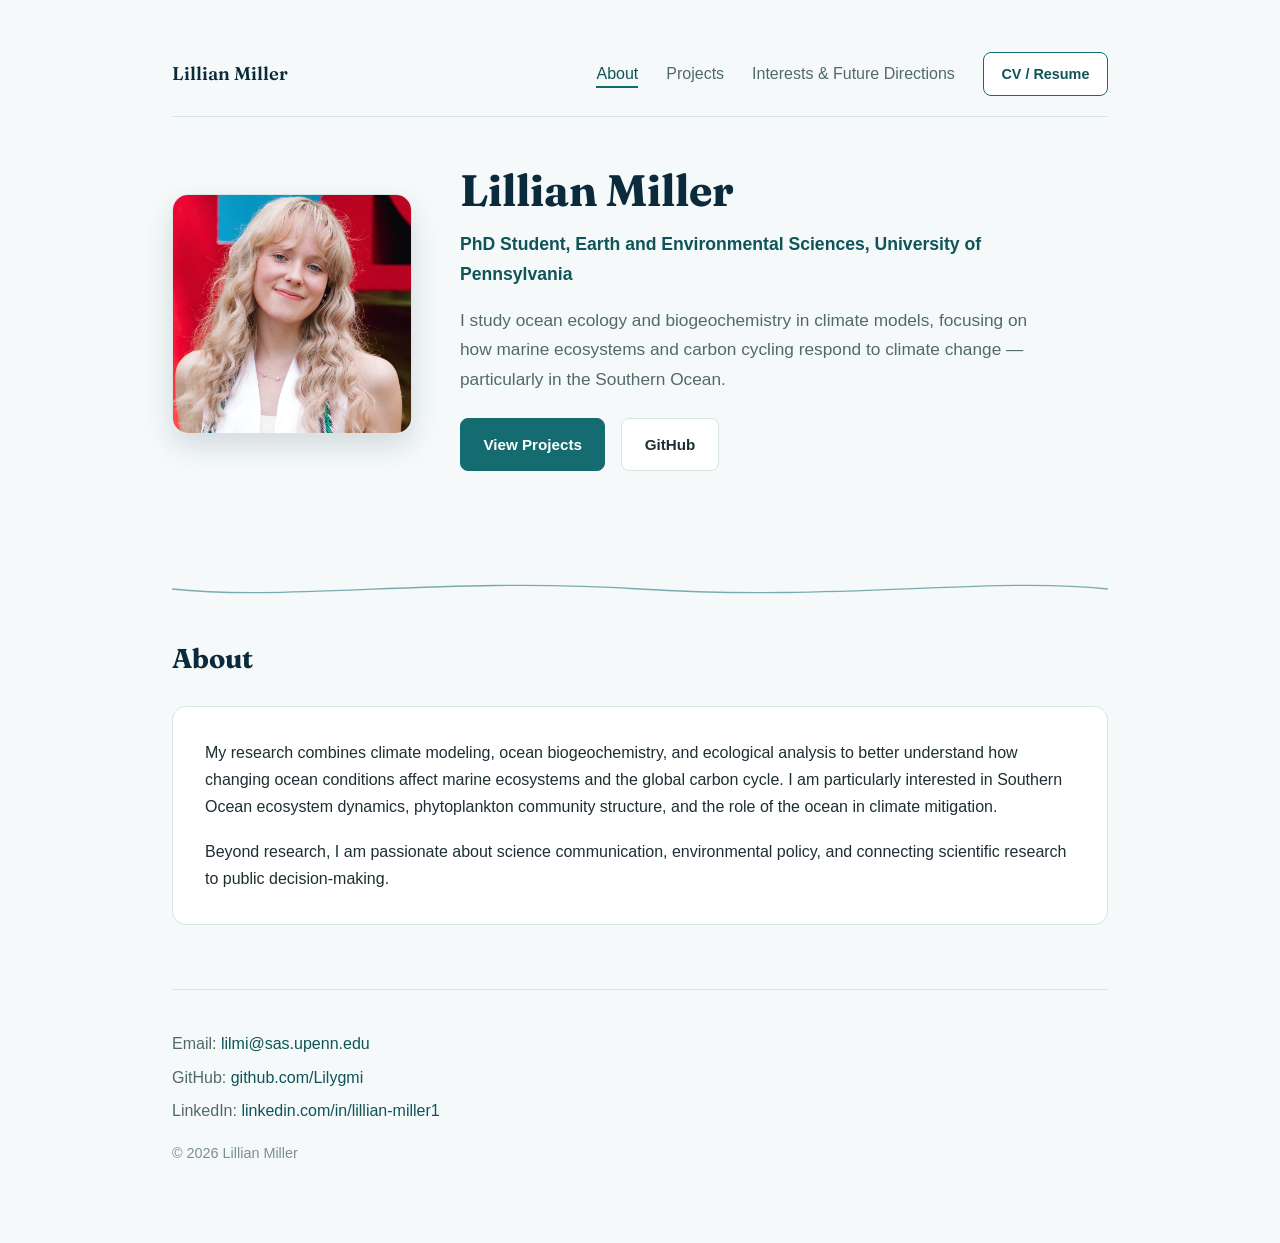
<file: index.html>
<!DOCTYPE html>
<html lang="en">
<head>
  <meta charset="UTF-8" />
  <meta name="viewport" content="width=device-width, initial-scale=1.0" />
  <meta name="description" content="Lillian Miller — PhD student in Earth and Environmental Sciences at the University of Pennsylvania, studying ocean ecology and carbon cycling." />
  <title>Lillian Miller</title>
  <link rel="stylesheet" href="styles.css">
</head>

<body>
  <div class="container">

    <nav>
      <a href="index.html" class="nav-logo">Lillian Miller</a>
      <div class="nav-right">
        <ul class="nav-links">
          <li><a href="index.html" class="active">About</a></li>
          <li><a href="projects.html">Projects</a></li>
          <li><a href="research.html">Interests & Future Directions</a></li>
        </ul>
        <a class="btn btn-cv" href="cv.html">CV / Resume</a>
      </div>
    </nav>

    <section class="hero">
      <div class="hero-layout">
        <div class="hero-photo">
          <img src="profile.jpeg" alt="Lillian Miller">
        </div>

        <div class="hero-text">
          <h1>Lillian Miller</h1>
          <p class="tagline">PhD Student, Earth and Environmental Sciences, University of Pennsylvania</p>
          <p>
            I study ocean ecology and biogeochemistry in climate models, focusing on how marine
            ecosystems and carbon cycling respond to climate change — particularly in the Southern Ocean.
          </p>

          <div class="buttons">
            <a class="btn btn-primary" href="projects.html">View Projects</a>
            <a class="btn btn-secondary" href="https://github.com/Lilygmi" target="_blank" rel="noopener noreferrer">GitHub</a>
          </div>
        </div>
      </div>
    </section>

    <svg class="wave-divider" viewBox="0 0 1200 40" preserveAspectRatio="none" aria-hidden="true">
      <path d="M0,20 C150,38 350,2 600,20 C850,38 1050,2 1200,20" fill="none" stroke-width="2"/>
    </svg>

    <section id="about">
      <h2>About</h2>

      <div class="about-block">
        <p>
          My research combines climate modeling, ocean biogeochemistry, and ecological analysis to better understand how changing ocean conditions affect marine ecosystems and the global carbon cycle. I am particularly interested in Southern Ocean ecosystem dynamics, phytoplankton community structure, and the role of the ocean in climate mitigation.
        </p>

        <p>
          Beyond research, I am passionate about science communication, environmental policy, and connecting scientific research to public decision-making.
        </p>
      </div>
    </section>

    <footer>
      <p>Email: <a href="mailto:lilmi@sas.upenn.edu">lilmi@sas.upenn.edu</a></p>
      <p>GitHub: <a href="https://github.com/Lilygmi" target="_blank" rel="noopener noreferrer">github.com/Lilygmi</a></p>
      <p>LinkedIn: <a href="https://www.linkedin.com/in/lillian-miller1/" target="_blank" rel="noopener noreferrer">linkedin.com/in/lillian-miller1</a></p>
      <p class="copyright">© 2026 Lillian Miller</p>
    </footer>

  </div>
</body>
</html>
</file>
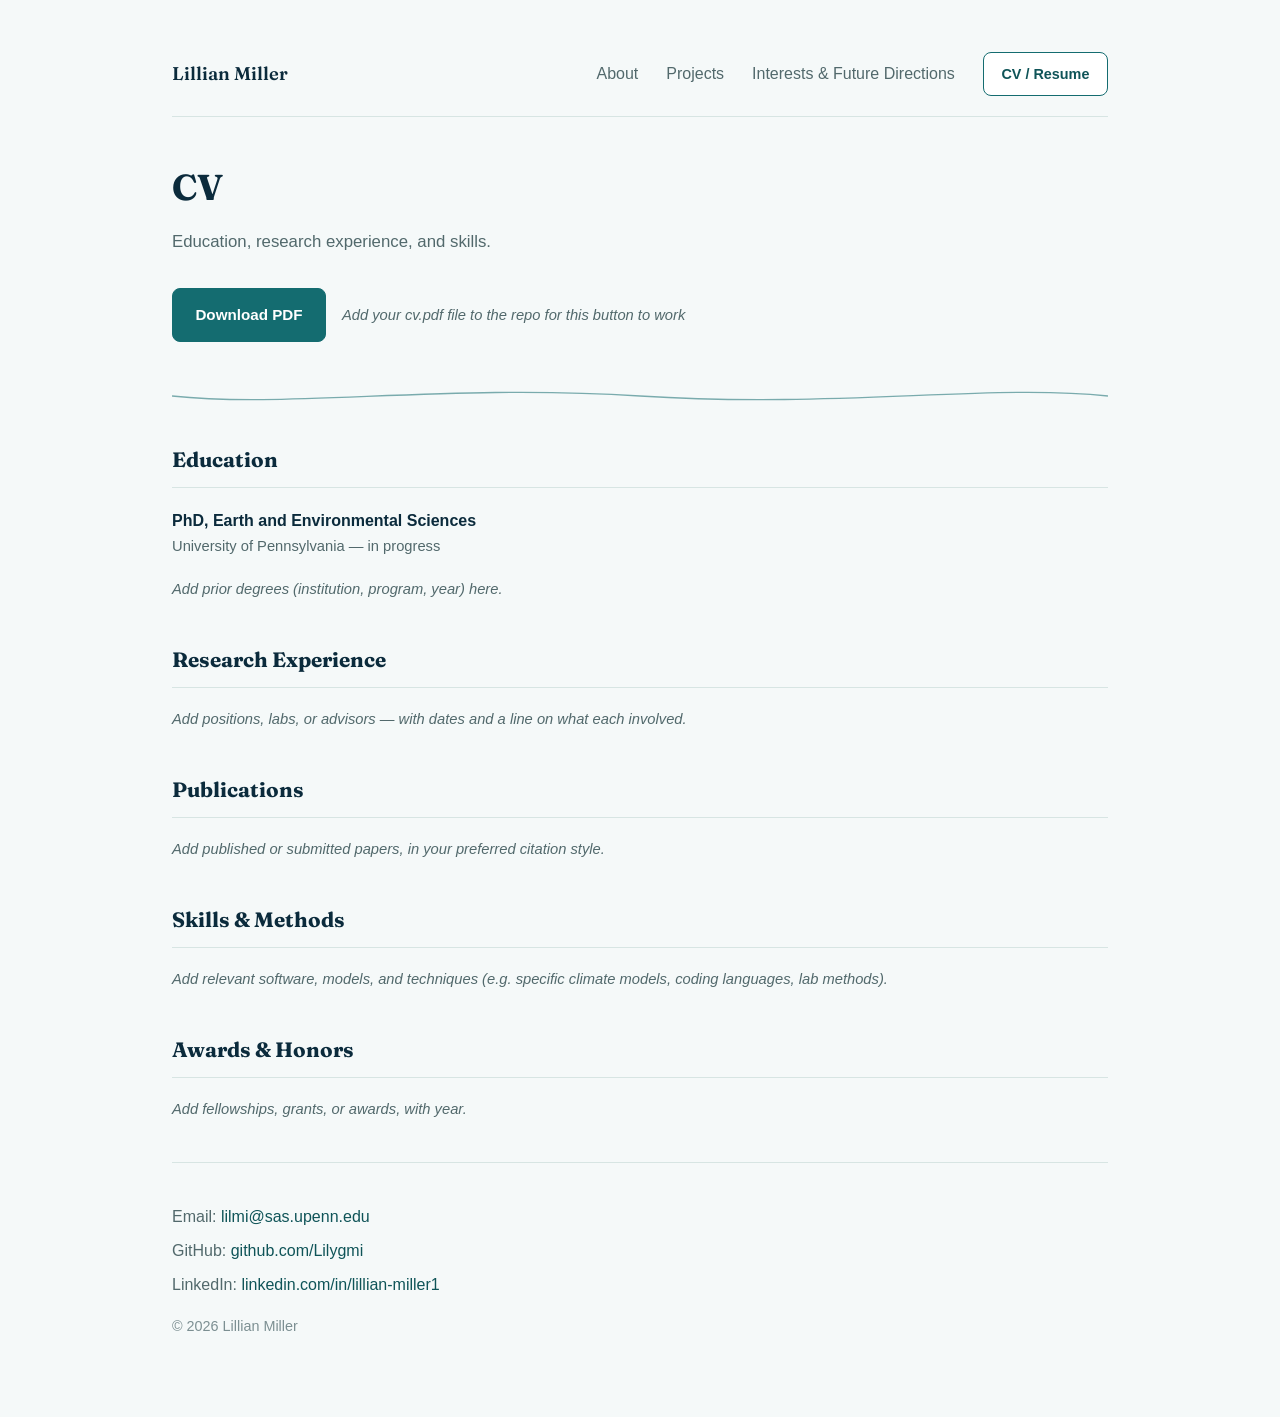
<file: cv.html>
<!DOCTYPE html>
<html lang="en">
<head>
  <meta charset="UTF-8" />
  <meta name="viewport" content="width=device-width, initial-scale=1.0" />
  <meta name="description" content="CV and resume of Lillian Miller, PhD student in Earth and Environmental Sciences at the University of Pennsylvania." />
  <title>CV — Lillian Miller</title>
  <link rel="stylesheet" href="styles.css">
</head>

<body>
  <div class="container">

    <nav>
      <a href="index.html" class="nav-logo">Lillian Miller</a>
      <div class="nav-right">
        <ul class="nav-links">
          <li><a href="index.html">About</a></li>
          <li><a href="projects.html">Projects</a></li>
          <li><a href="research.html">Interests & Future Directions</a></li>
        </ul>
        <a class="btn btn-cv" href="cv.html">CV / Resume</a>
      </div>
    </nav>

    <div class="page-header">
      <h1>CV</h1>
      <p>Education, research experience, and skills.</p>
    </div>

    <div class="cv-download">
      <a class="btn btn-primary" href="cv.pdf" download>Download PDF</a>
      <span class="cv-placeholder">Add your cv.pdf file to the repo for this button to work</span>
    </div>

    <svg class="wave-divider" viewBox="0 0 1200 40" preserveAspectRatio="none" aria-hidden="true">
      <path d="M0,20 C150,38 350,2 600,20 C850,38 1050,2 1200,20" fill="none" stroke-width="2"/>
    </svg>

    <section class="cv-section">
      <h2>Education</h2>
      <div class="cv-entry">
        <p class="cv-role">PhD, Earth and Environmental Sciences</p>
        <p class="cv-meta">University of Pennsylvania — in progress</p>
      </div>
      <p class="cv-placeholder">Add prior degrees (institution, program, year) here.</p>
    </section>

    <section class="cv-section">
      <h2>Research Experience</h2>
      <p class="cv-placeholder">Add positions, labs, or advisors — with dates and a line on what each involved.</p>
    </section>

    <section class="cv-section">
      <h2>Publications</h2>
      <p class="cv-placeholder">Add published or submitted papers, in your preferred citation style.</p>
    </section>

    <section class="cv-section">
      <h2>Skills &amp; Methods</h2>
      <p class="cv-placeholder">Add relevant software, models, and techniques (e.g. specific climate models, coding languages, lab methods).</p>
    </section>

    <section class="cv-section">
      <h2>Awards &amp; Honors</h2>
      <p class="cv-placeholder">Add fellowships, grants, or awards, with year.</p>
    </section>

    <footer>
      <p>Email: <a href="mailto:lilmi@sas.upenn.edu">lilmi@sas.upenn.edu</a></p>
      <p>GitHub: <a href="https://github.com/Lilygmi" target="_blank" rel="noopener noreferrer">github.com/Lilygmi</a></p>
      <p>LinkedIn: <a href="https://www.linkedin.com/in/lillian-miller1/" target="_blank" rel="noopener noreferrer">linkedin.com/in/lillian-miller1</a></p>
      <p class="copyright">© 2026 Lillian Miller</p>
    </footer>

  </div>
</body>
</html>
</file>
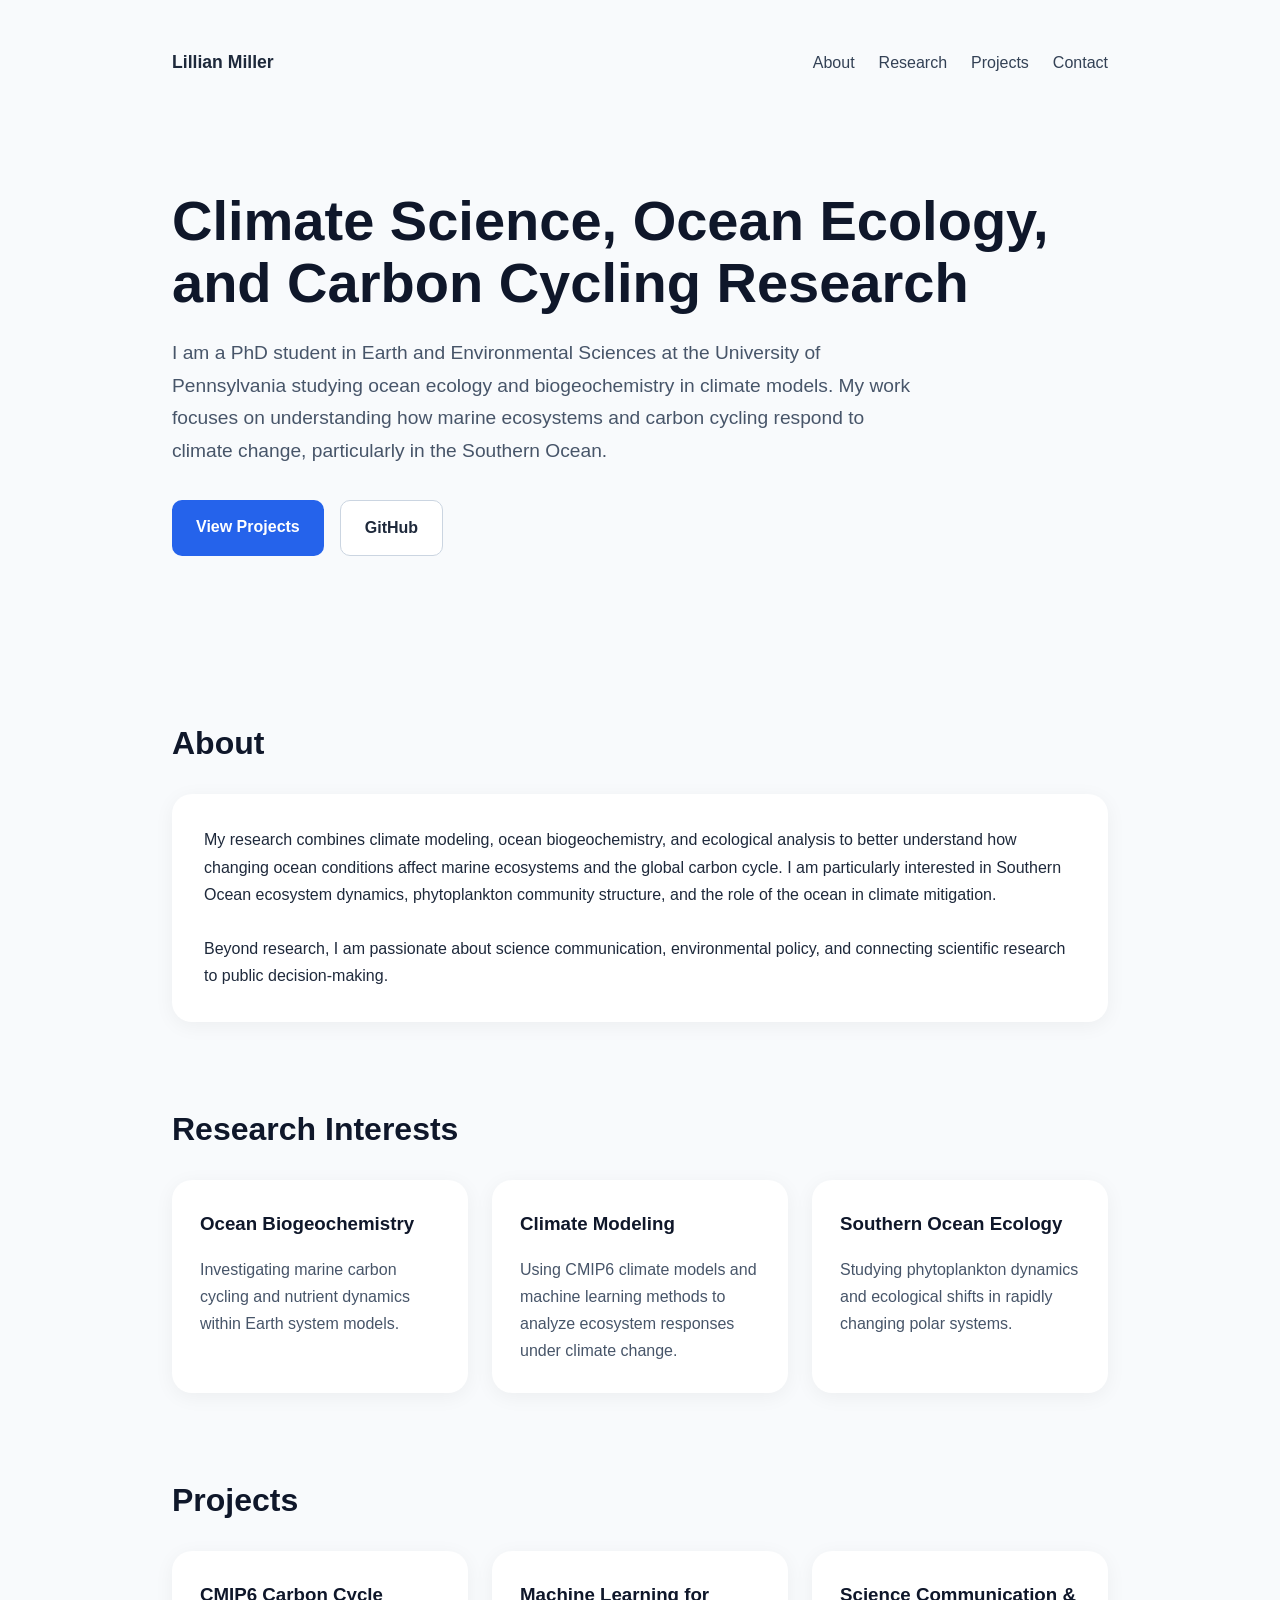
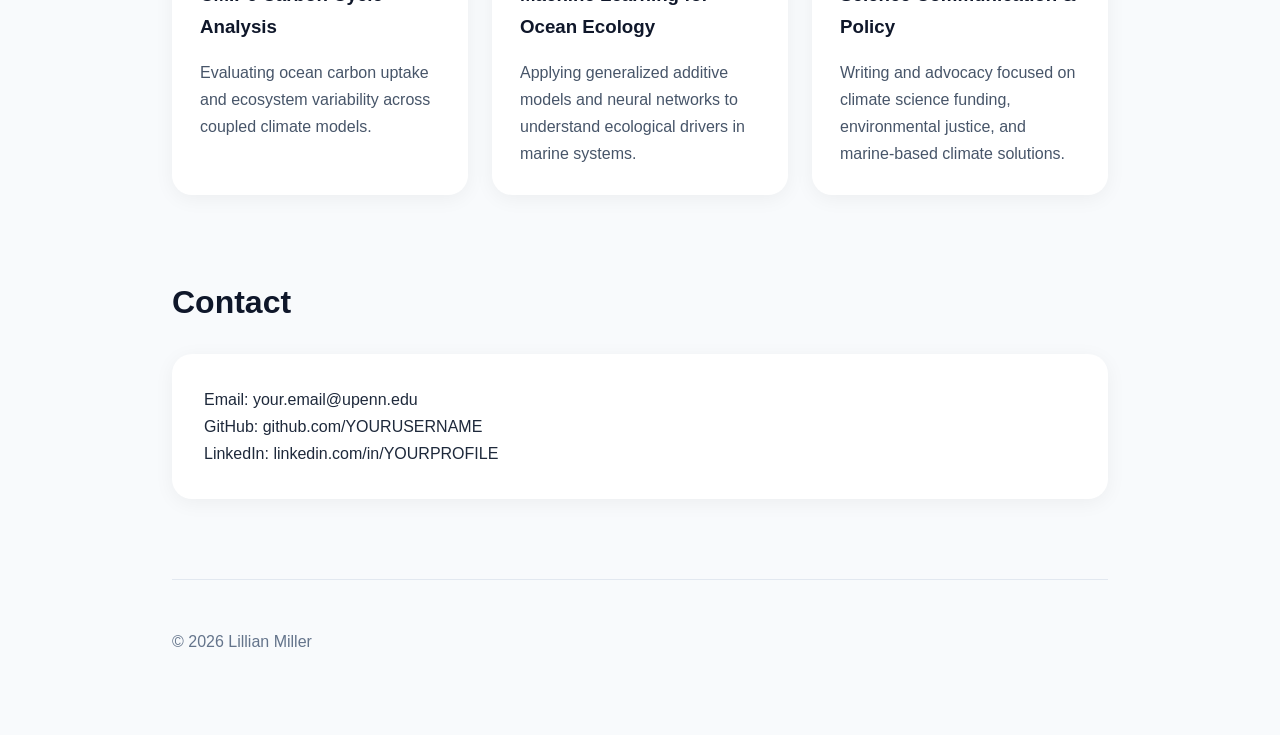
<file: lillian_miller_github_homepage.html>
<!DOCTYPE html>
<html lang="en">
<head>
  <meta charset="UTF-8" />
  <meta name="viewport" content="width=device-width, initial-scale=1.0" />
  <title>Lillian Miller</title>

  <style>
    * {
      margin: 0;
      padding: 0;
      box-sizing: border-box;
    }

    body {
      font-family: -apple-system, BlinkMacSystemFont, "Segoe UI", Roboto, sans-serif;
      background-color: #f8fafc;
      color: #1e293b;
      line-height: 1.7;
    }

    .container {
      max-width: 1000px;
      margin: 0 auto;
      padding: 2rem;
    }

    nav {
      display: flex;
      justify-content: space-between;
      align-items: center;
      padding: 1rem 0 3rem;
    }

    nav h2 {
      font-size: 1.1rem;
      font-weight: 700;
    }

    nav ul {
      display: flex;
      gap: 1.5rem;
      list-style: none;
    }

    nav a {
      text-decoration: none;
      color: #334155;
      font-weight: 500;
    }

    nav a:hover {
      color: #2563eb;
    }

    .hero {
      padding: 4rem 0 5rem;
    }

    .hero h1 {
      font-size: 3.5rem;
      line-height: 1.1;
      margin-bottom: 1.5rem;
      color: #0f172a;
    }

    .hero p {
      font-size: 1.2rem;
      max-width: 750px;
      color: #475569;
      margin-bottom: 2rem;
    }

    .buttons {
      display: flex;
      gap: 1rem;
      flex-wrap: wrap;
    }

    .btn {
      display: inline-block;
      padding: 0.85rem 1.5rem;
      border-radius: 10px;
      text-decoration: none;
      font-weight: 600;
      transition: 0.2s ease;
    }

    .btn-primary {
      background-color: #2563eb;
      color: white;
    }

    .btn-primary:hover {
      background-color: #1d4ed8;
    }

    .btn-secondary {
      border: 1px solid #cbd5e1;
      color: #1e293b;
      background: white;
    }

    .btn-secondary:hover {
      border-color: #2563eb;
      color: #2563eb;
    }

    section {
      margin-bottom: 5rem;
    }

    section h2 {
      font-size: 2rem;
      margin-bottom: 1.5rem;
      color: #0f172a;
    }

    .about {
      background: white;
      padding: 2rem;
      border-radius: 20px;
      box-shadow: 0 4px 20px rgba(0,0,0,0.05);
    }

    .projects {
      display: grid;
      grid-template-columns: repeat(auto-fit, minmax(280px, 1fr));
      gap: 1.5rem;
    }

    .card {
      background: white;
      padding: 1.75rem;
      border-radius: 20px;
      box-shadow: 0 4px 20px rgba(0,0,0,0.05);
      transition: transform 0.2s ease;
    }

    .card:hover {
      transform: translateY(-4px);
    }

    .card h3 {
      margin-bottom: 1rem;
      color: #0f172a;
    }

    .card p {
      color: #475569;
    }

    footer {
      padding: 3rem 0;
      border-top: 1px solid #e2e8f0;
      color: #64748b;
    }

    @media (max-width: 768px) {
      nav {
        flex-direction: column;
        gap: 1rem;
      }

      .hero h1 {
        font-size: 2.5rem;
      }

      .hero p {
        font-size: 1.05rem;
      }
    }
  </style>
</head>

<body>
  <div class="container">

    <nav>
      <h2>Lillian Miller</h2>

      <ul>
        <li><a href="#about">About</a></li>
        <li><a href="#research">Research</a></li>
        <li><a href="#projects">Projects</a></li>
        <li><a href="#contact">Contact</a></li>
      </ul>
    </nav>

    <section class="hero">
      <h1>
        Climate Science, Ocean Ecology, and Carbon Cycling Research
      </h1>

      <p>
        I am a PhD student in Earth and Environmental Sciences at the University of Pennsylvania studying ocean ecology and biogeochemistry in climate models. My work focuses on understanding how marine ecosystems and carbon cycling respond to climate change, particularly in the Southern Ocean.
      </p>

      <div class="buttons">
        <a class="btn btn-primary" href="#projects">View Projects</a>
        <a class="btn btn-secondary" href="https://github.com/YOURUSERNAME" target="_blank">GitHub</a>
      </div>
    </section>

    <section id="about">
      <h2>About</h2>

      <div class="about">
        <p>
          My research combines climate modeling, ocean biogeochemistry, and ecological analysis to better understand how changing ocean conditions affect marine ecosystems and the global carbon cycle. I am particularly interested in Southern Ocean ecosystem dynamics, phytoplankton community structure, and the role of the ocean in climate mitigation.
        </p>

        <br>

        <p>
          Beyond research, I am passionate about science communication, environmental policy, and connecting scientific research to public decision-making.
        </p>
      </div>
    </section>

    <section id="research">
      <h2>Research Interests</h2>

      <div class="projects">
        <div class="card">
          <h3>Ocean Biogeochemistry</h3>
          <p>
            Investigating marine carbon cycling and nutrient dynamics within Earth system models.
          </p>
        </div>

        <div class="card">
          <h3>Climate Modeling</h3>
          <p>
            Using CMIP6 climate models and machine learning methods to analyze ecosystem responses under climate change.
          </p>
        </div>

        <div class="card">
          <h3>Southern Ocean Ecology</h3>
          <p>
            Studying phytoplankton dynamics and ecological shifts in rapidly changing polar systems.
          </p>
        </div>
      </div>
    </section>

    <section id="projects">
      <h2>Projects</h2>

      <div class="projects">
        <div class="card">
          <h3>CMIP6 Carbon Cycle Analysis</h3>
          <p>
            Evaluating ocean carbon uptake and ecosystem variability across coupled climate models.
          </p>
        </div>

        <div class="card">
          <h3>Machine Learning for Ocean Ecology</h3>
          <p>
            Applying generalized additive models and neural networks to understand ecological drivers in marine systems.
          </p>
        </div>

        <div class="card">
          <h3>Science Communication & Policy</h3>
          <p>
            Writing and advocacy focused on climate science funding, environmental justice, and marine-based climate solutions.
          </p>
        </div>
      </div>
    </section>

    <section id="contact">
      <h2>Contact</h2>

      <div class="about">
        <p>
          Email: your.email@upenn.edu
        </p>

        <p>
          GitHub: github.com/YOURUSERNAME
        </p>

        <p>
          LinkedIn: linkedin.com/in/YOURPROFILE
        </p>
      </div>
    </section>

    <footer>
      <p>
        © 2026 Lillian Miller
      </p>
    </footer>

  </div>
</body>
</html>
</file>
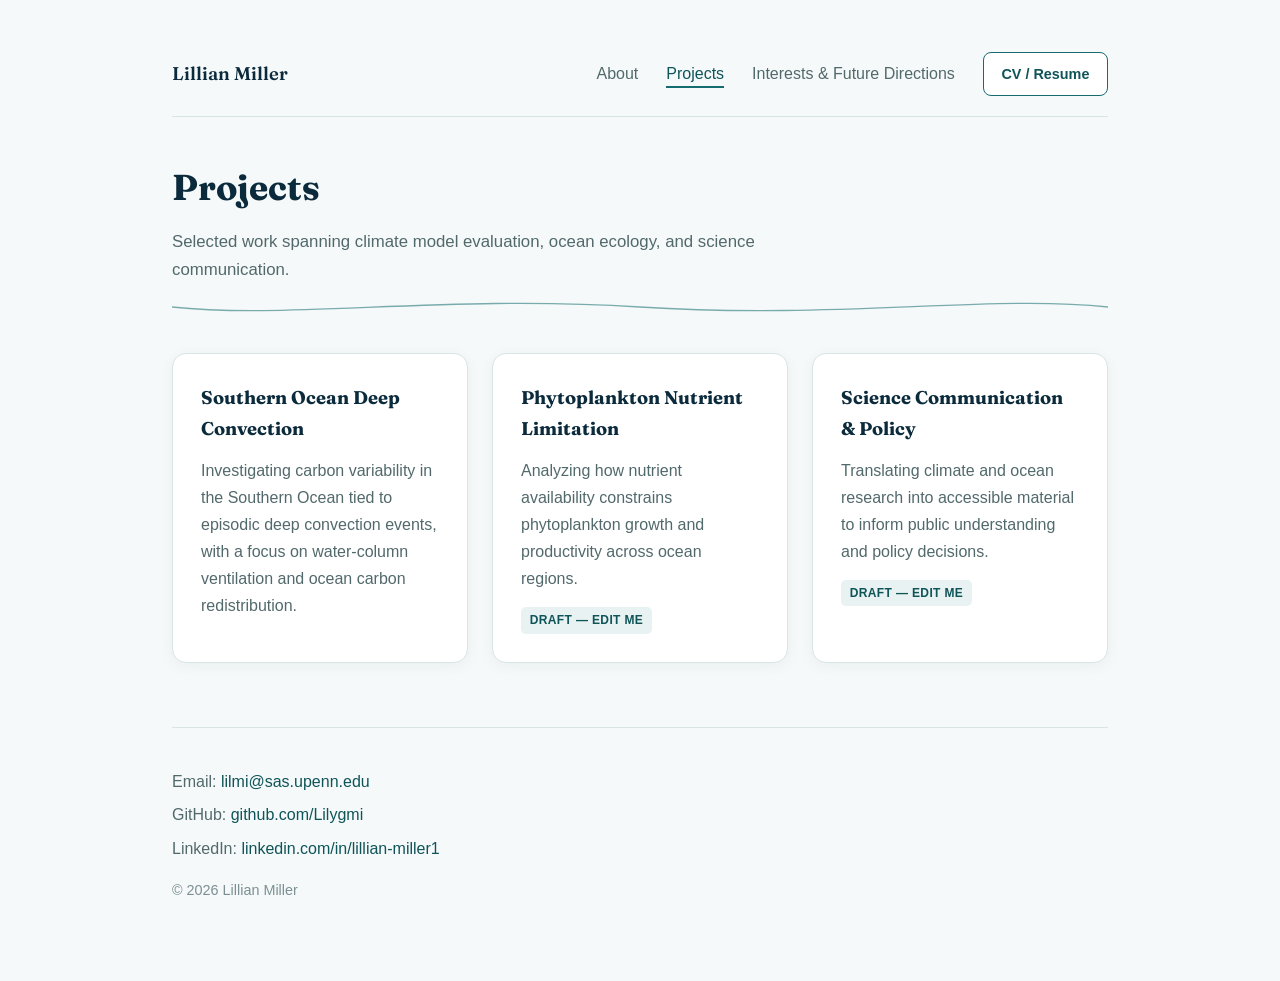
<file: projects.html>
<!DOCTYPE html>
<html lang="en">
<head>
  <meta charset="UTF-8" />
  <meta name="viewport" content="width=device-width, initial-scale=1.0" />
  <meta name="description" content="Research projects by Lillian Miller, including CMIP6 carbon cycle analysis and phytoplankton nutrient limitation." />
  <title>Projects — Lillian Miller</title>
  <link rel="stylesheet" href="styles.css">
</head>

<body>
  <div class="container">

    <nav>
      <a href="index.html" class="nav-logo">Lillian Miller</a>
      <div class="nav-right">
        <ul class="nav-links">
          <li><a href="index.html">About</a></li>
          <li><a href="projects.html" class="active">Projects</a></li>
          <li><a href="research.html">Interests & Future Directions</a></li>
        </ul>
        <a class="btn btn-cv" href="cv.html">CV / Resume</a>
      </div>
    </nav>

    <div class="page-header">
      <h1>Projects</h1>
      <p>Selected work spanning climate model evaluation, ocean ecology, and science communication.</p>
    </div>

    <svg class="wave-divider" viewBox="0 0 1200 40" preserveAspectRatio="none" aria-hidden="true">
      <path d="M0,20 C150,38 350,2 600,20 C850,38 1050,2 1200,20" fill="none" stroke-width="2"/>
    </svg>

    <section>
      <div class="cards">
        <a href="so-deep-convection.html" class="card card-link">
          <h3>Southern Ocean Deep Convection</h3>
          <p>
            Investigating carbon variability in the Southern Ocean tied to episodic deep convection events, with a focus on water-column ventilation and ocean carbon redistribution.
          </p>
        </a>

        <div class="card">
          <h3>Phytoplankton Nutrient Limitation</h3>
          <p>
            Analyzing how nutrient availability constrains phytoplankton growth and productivity across ocean regions.
          </p>
          <span class="card-draft-note">Draft — edit me</span>
        </div>

        <div class="card">
          <h3>Science Communication &amp; Policy</h3>
          <p>
            Translating climate and ocean research into accessible material to inform public understanding and policy decisions.
          </p>
          <span class="card-draft-note">Draft — edit me</span>
        </div>
      </div>
    </section>

    <footer>
      <p>Email: <a href="mailto:lilmi@sas.upenn.edu">lilmi@sas.upenn.edu</a></p>
      <p>GitHub: <a href="https://github.com/Lilygmi" target="_blank" rel="noopener noreferrer">github.com/Lilygmi</a></p>
      <p>LinkedIn: <a href="https://www.linkedin.com/in/lillian-miller1/" target="_blank" rel="noopener noreferrer">linkedin.com/in/lillian-miller1</a></p>
      <p class="copyright">© 2026 Lillian Miller</p>
    </footer>

  </div>
</body>
</html>
</file>
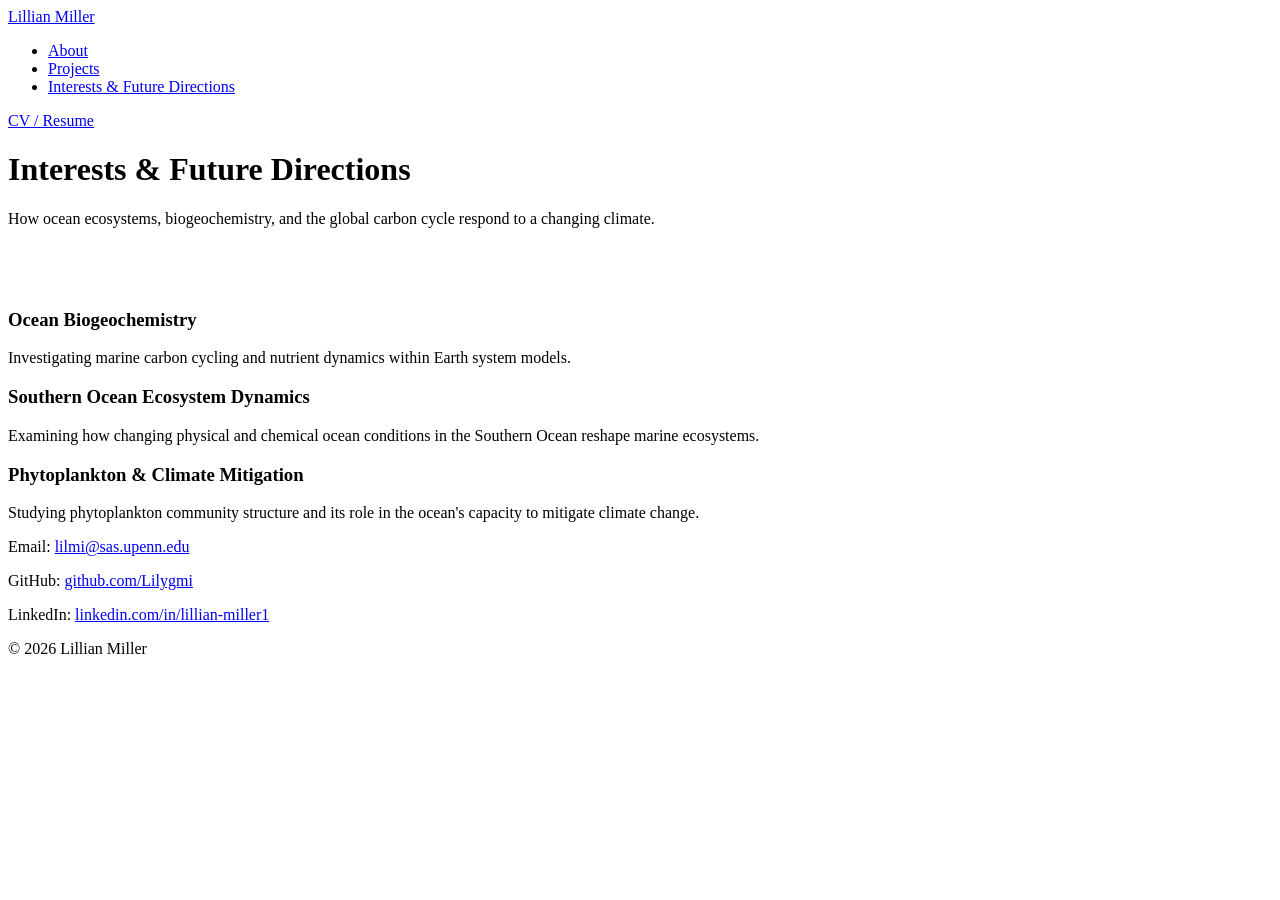
<file: research.html>
<!DOCTYPE html>
<html lang="en">
<head>
  <meta charset="UTF-8" />
  <meta name="viewport" content="width=device-width, initial-scale=1.0" />
    <meta name="description" content="Interests and future directions of Lillian Miller — ocean biogeochemistry, policy, and climate research." />
    <title>Interests & Future Directions — Lillian Miller</title>
<body>
  <div class="container">

    <nav>
      <a href="index.html" class="nav-logo">Lillian Miller</a>
      <div class="nav-right">
        <ul class="nav-links">
          <li><a href="index.html">About</a></li>
          <li><a href="projects.html">Projects</a></li>
          <li><a href="research.html" class="active">Interests & Future Directions</a></li>
        </ul>
        <a class="btn btn-cv" href="cv.html">CV / Resume</a>
      </div>
    </nav>

    <div class="page-header">
      <h1>Interests & Future Directions</h1>
      <p>How ocean ecosystems, biogeochemistry, and the global carbon cycle respond to a changing climate.</p>
    </div>

    <svg class="wave-divider" viewBox="0 0 1200 40" preserveAspectRatio="none" aria-hidden="true">
      <path d="M0,20 C150,38 350,2 600,20 C850,38 1050,2 1200,20" fill="none" stroke-width="2"/>
    </svg>

    <section>
      <div class="cards">
        <div class="card">
          <h3>Ocean Biogeochemistry</h3>
          <p>
            Investigating marine carbon cycling and nutrient dynamics within Earth system models.
          </p>
        </div>

        <div class="card">
          <h3>Southern Ocean Ecosystem Dynamics</h3>
          <p>
            Examining how changing physical and chemical ocean conditions in the Southern Ocean reshape marine ecosystems.
          </p>
        </div>

        <div class="card">
          <h3>Phytoplankton &amp; Climate Mitigation</h3>
          <p>
            Studying phytoplankton community structure and its role in the ocean's capacity to mitigate climate change.
          </p>
        </div>
      </div>
    </section>

    <footer>
      <p>Email: <a href="mailto:lilmi@sas.upenn.edu">lilmi@sas.upenn.edu</a></p>
      <p>GitHub: <a href="https://github.com/Lilygmi" target="_blank" rel="noopener noreferrer">github.com/Lilygmi</a></p>
      <p>LinkedIn: <a href="https://www.linkedin.com/in/lillian-miller1/" target="_blank" rel="noopener noreferrer">linkedin.com/in/lillian-miller1</a></p>
      <p class="copyright">© 2026 Lillian Miller</p>
    </footer>

  </div>
</body>
</html>
</file>
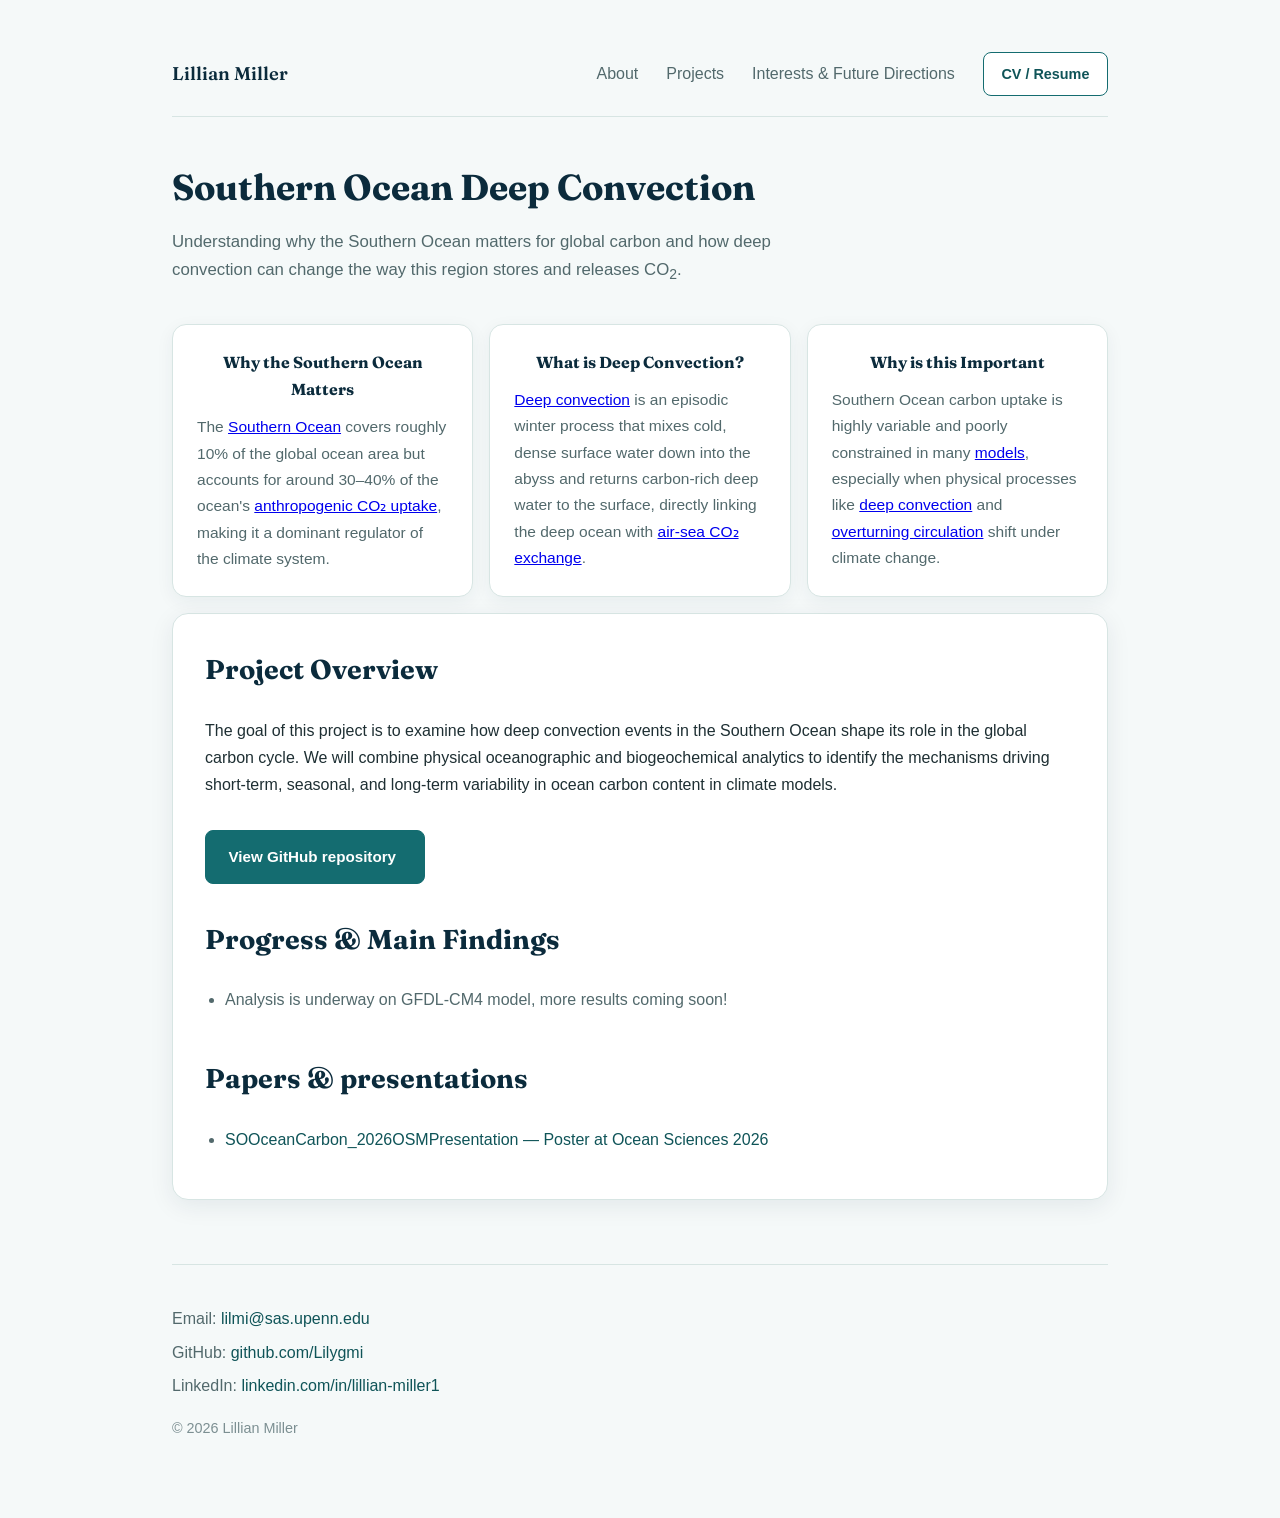
<file: so-deep-convection.html>
<!DOCTYPE html>
<html lang="en">
<head>
  <meta charset="UTF-8" />
  <meta name="viewport" content="width=device-width, initial-scale=1.0" />
  <meta name="description" content="Southern Ocean deep convection carbon variability research project by Lillian Miller." />
  <title>Southern Ocean Deep Convection — Lillian Miller</title>
  <link rel="stylesheet" href="styles.css">
</head>

<body>
  <div class="container">

    <nav>
      <a href="index.html" class="nav-logo">Lillian Miller</a>
      <div class="nav-right">
        <ul class="nav-links">
          <li><a href="index.html">About</a></li>
          <li><a href="projects.html">Projects</a></li>
          <li><a href="research.html">Interests & Future Directions</a></li>
        </ul>
        <a class="btn btn-cv" href="cv.html">CV / Resume</a>
      </div>
    </nav>

    <div class="page-header">
      <h1>Southern Ocean Deep Convection</h1>
      <p>Understanding why the Southern Ocean matters for global carbon and how deep convection can change the way this region stores and releases CO<sub>2</sub>.</p>
    </div>

    <div class="project-highlights">
      <div class="info-card">
        <h3>Why the Southern Ocean Matters</h3>
        <p>The <a href="https://www.ipcc.ch/report/ar6/wg1/" target="_blank" rel="noopener noreferrer">Southern Ocean</a> covers roughly 10% of the global ocean area but accounts for around 30–40% of the ocean's <a href="https://doi.org/10.1038/s43017-022-00381-x" target="_blank" rel="noopener noreferrer">anthropogenic CO₂ uptake</a>, making it a dominant regulator of the climate system.</p>
      </div>
      <div class="info-card">
        <h3>What is Deep Convection?</h3>
        <p><a href="https://doi.org/10.1038/s41558-022-01555-7" target="_blank" rel="noopener noreferrer">Deep convection</a> is an episodic winter process that mixes cold, dense surface water down into the abyss and returns carbon-rich deep water to the surface, directly linking the deep ocean with <a href="https://www.ipcc.ch/report/ar6/wg1/" target="_blank" rel="noopener noreferrer">air-sea CO₂ exchange</a>.</p>
      </div>
      <div class="info-card">
        <h3>Why is this Important</h3>
        <p>Southern Ocean carbon uptake is highly variable and poorly constrained in many <a href="https://doi.org/10.1038/s43017-022-00381-x" target="_blank" rel="noopener noreferrer">models</a>, especially when physical processes like <a href="https://doi.org/10.1038/s41558-022-01555-7" target="_blank" rel="noopener noreferrer">deep convection</a> and <a href="https://www.ipcc.ch/report/ar6/wg1/" target="_blank" rel="noopener noreferrer">overturning circulation</a> shift under climate change.</p>
      </div>
    </div>

    <section class="project-detail">
      <div class="project-summary">
        <h2>Project Overview</h2>
        <p>The goal of this project is to examine how deep convection events in the Southern Ocean shape its role in the global carbon cycle. We will combine physical oceanographic and biogeochemical analytics to identify the mechanisms driving short-term, seasonal, and long-term variability in ocean carbon content in climate models.</p>
      </div>

      <div class="project-actions">
        <a class="btn btn-primary" href="https://github.com/Lilygmi/SouthernOceanCarbonConvection" target="_blank" rel="noopener noreferrer">View GitHub repository</a>
      </div>

      <div class="project-meta">
        <div>
          <h2>Progress & Main Findings</h2>
          <ul>
            <li>Analysis is underway on GFDL-CM4 model, more results coming soon!</li>
          </ul>
        </div>

        <div>
          <h2>Papers & presentations</h2>
          <ul>
            <li><a href="SOOceanCarbon_2026OSMPresentation.pdf" target="_blank" rel="noopener noreferrer">SOOceanCarbon_2026OSMPresentation — Poster at Ocean Sciences 2026</a></li>
          </ul>
        </div>
      </div>
    </section>

    <footer>
      <p>Email: <a href="mailto:lilmi@sas.upenn.edu">lilmi@sas.upenn.edu</a></p>
      <p>GitHub: <a href="https://github.com/Lilygmi" target="_blank" rel="noopener noreferrer">github.com/Lilygmi</a></p>
      <p>LinkedIn: <a href="https://www.linkedin.com/in/lillian-miller1/" target="_blank" rel="noopener noreferrer">linkedin.com/in/lillian-miller1</a></p>
      <p class="copyright">© 2026 Lillian Miller</p>
    </footer>

  </div>
</body>
</html>
</file>
<file: styles.css>
@import url('https://fonts.googleapis.com/css2?family=Fraunces:opsz,wght@9..144,500;9..144,600;9..144,700&display=swap');

:root {
  --navy: #0b2b3c;
  --teal: #146c70;
  --teal-dark: #0f5458;
  --bg: #f5f9f9;
  --card-bg: #ffffff;
  --border: #d7e5e3;
  --text: #1e2f33;
  --text-muted: #52696c;
}

* {
  margin: 0;
  padding: 0;
  box-sizing: border-box;
}

body {
  font-family: -apple-system, BlinkMacSystemFont, "Segoe UI", Roboto, sans-serif;
  background-color: var(--bg);
  color: var(--text);
  line-height: 1.7;
}

h1, h2, h3 {
  font-family: 'Fraunces', Georgia, serif;
  color: var(--navy);
}

.container {
  max-width: 1000px;
  margin: 0 auto;
  padding: 2rem;
}

/* ---------- NAV ---------- */
nav {
  display: flex;
  justify-content: space-between;
  align-items: center;
  gap: 1.5rem;
  padding: 1.25rem 0;
  border-bottom: 1px solid var(--border);
  flex-wrap: wrap;
}

.nav-logo {
  font-family: 'Fraunces', Georgia, serif;
  font-size: 1.15rem;
  font-weight: 600;
  color: var(--navy);
  text-decoration: none;
}

.nav-links {
  display: flex;
  align-items: center;
  gap: 1.75rem;
  list-style: none;
  flex-wrap: wrap;
}

.nav-links a {
  text-decoration: none;
  color: var(--text-muted);
  font-weight: 500;
  padding-bottom: 0.2rem;
  border-bottom: 2px solid transparent;
  transition: 0.2s ease;
}

.nav-links a:hover {
  color: var(--teal);
}

.nav-links a.active {
  color: var(--teal-dark);
  border-bottom-color: var(--teal);
}

.nav-right {
  display: flex;
  align-items: center;
  gap: 1.75rem;
}

/* ---------- WAVE DIVIDER (signature element) ---------- */
.wave-divider {
  display: block;
  width: 100%;
  height: 28px;
  margin: 0 0 2rem;
}

.wave-divider path {
  stroke: var(--teal);
  opacity: 0.55;
}

/* ---------- HERO (home page only) ---------- */
.hero {
  padding: 3rem 0 2.5rem;
}

.hero-layout {
  display: flex;
  align-items: center;
  gap: 3rem;
}

.hero-photo img {
  width: 240px;
  height: 240px;
  border-radius: 16px;
  object-fit: cover;
  border: 1px solid var(--border);
  box-shadow: 0 12px 28px rgba(11, 43, 60, 0.14);
  flex-shrink: 0;
}

.hero-text h1 {
  font-size: 2.75rem;
  line-height: 1.15;
  margin-bottom: 0.9rem;
}

.hero-text .tagline {
  font-size: 1.1rem;
  font-weight: 600;
  color: var(--teal-dark);
  margin-bottom: 1rem;
}

.hero-text p {
  font-size: 1.08rem;
  max-width: 600px;
  color: var(--text-muted);
  margin-bottom: 1.5rem;
}

/* ---------- BUTTONS ---------- */
.buttons {
  display: flex;
  gap: 1rem;
  flex-wrap: wrap;
}

.btn {
  display: inline-block;
  padding: 0.8rem 1.4rem;
  border-radius: 8px;
  text-decoration: none;
  font-weight: 600;
  font-size: 0.95rem;
  border: 1px solid transparent;
  transition: 0.2s ease;
}

.btn-primary {
  background-color: var(--teal);
  color: white;
  border-color: var(--teal);
}

.btn-primary:hover {
  background-color: var(--teal-dark);
  border-color: var(--teal-dark);
}

.btn-secondary {
  border: 1px solid var(--border);
  color: var(--text);
  background: var(--card-bg);
}

.btn-secondary:hover {
  border-color: var(--teal);
  color: var(--teal-dark);
}

.btn-cv {
  border: 1px solid var(--teal);
  color: var(--teal-dark);
  background: var(--card-bg);
  padding: 0.55rem 1.1rem;
  font-size: 0.9rem;
}

.btn-cv:hover {
  background: var(--teal);
  color: white;
}

/* ---------- SECTIONS / CARDS ---------- */
section {
  margin-bottom: 4rem;
}

.page-header {
  padding: 2.5rem 0 0.5rem;
}

.page-header h1 {
  font-size: 2.25rem;
  margin-bottom: 0.6rem;
}

.page-header p {
  color: var(--text-muted);
  font-size: 1.05rem;
  max-width: 640px;
}

section h2 {
  font-size: 1.7rem;
  margin-bottom: 1.5rem;
}

.about-block {
  background: var(--card-bg);
  padding: 2rem;
  border-radius: 14px;
  border: 1px solid var(--border);
}

.about-block p + p {
  margin-top: 1.1rem;
}

.cards {
  display: grid;
  grid-template-columns: repeat(auto-fit, minmax(280px, 1fr));
  gap: 1.5rem;
}

.card {
  background: var(--card-bg);
  padding: 1.75rem;
  border-radius: 14px;
  border: 1px solid var(--border);
  box-shadow: 0 3px 14px rgba(11, 43, 60, 0.05);
  transition: transform 0.2s ease, box-shadow 0.2s ease;
}

.card:hover {
  transform: translateY(-3px);
  box-shadow: 0 8px 22px rgba(11, 43, 60, 0.09);
}

.card h3 {
  font-size: 1.15rem;
  margin-bottom: 0.75rem;
}

.card p {
  color: var(--text-muted);
}

.card-draft-note {
  display: inline-block;
  margin-top: 0.9rem;
  font-size: 0.75rem;
  font-weight: 600;
  letter-spacing: 0.03em;
  text-transform: uppercase;
  color: var(--teal-dark);
  background: #e8f2f2;
  padding: 0.2rem 0.55rem;
  border-radius: 5px;
}

.card-link {
  display: block;
  color: inherit;
  text-decoration: none;
}

.card-link:hover {
  text-decoration: none;
}

.project-highlights {
  display: grid;
  grid-template-columns: repeat(auto-fit, minmax(240px, 1fr));
  gap: 1rem;
  margin: 1.75rem 0 1rem;
}

.info-card {
  background: var(--card-bg);
  border: 1px solid var(--border);
  border-radius: 14px;
  padding: 1.5rem;
  box-shadow: 0 5px 18px rgba(11, 43, 60, 0.06);
}

.info-card h3 {
  font-size: 1rem;
  margin-bottom: 0.7rem;
  text-align: center;
}

.info-card p {
  color: var(--text-muted);
  font-size: 0.97rem;
}

.project-sources {
  margin-bottom: 2rem;
  color: var(--text-muted);
  font-size: 0.95rem;
}

.project-sources em {
  font-style: normal;
  font-weight: 600;
}

.project-sources a {
  color: var(--teal-dark);
  text-decoration: none;
}

.project-sources a:hover {
  text-decoration: underline;
}

.project-detail {
  background: var(--card-bg);
  border: 1px solid var(--border);
  border-radius: 16px;
  padding: 2rem;
  box-shadow: 0 6px 24px rgba(11, 43, 60, 0.08);
}

.project-summary {
  margin-bottom: 2rem;
}

.project-actions {
  margin-bottom: 2rem;
}

.project-actions .btn {
  min-width: 220px;
}

.project-meta {
  display: grid;
  gap: 1.75rem;
}

.project-meta ul {
  margin-top: 0.85rem;
  padding-left: 1.25rem;
  color: var(--text-muted);
}

.project-meta li {
  margin-bottom: 0.9rem;
}

.project-meta a {
  color: var(--teal-dark);
  text-decoration: none;
}

.project-meta a:hover {
  text-decoration: underline;
}

/* ---------- CV PAGE ---------- */
.cv-download {
  display: flex;
  align-items: center;
  gap: 1rem;
  margin: 1.5rem 0 2.5rem;
  flex-wrap: wrap;
}

.cv-section {
  margin-bottom: 2.5rem;
}

.cv-section h2 {
  font-size: 1.3rem;
  border-bottom: 1px solid var(--border);
  padding-bottom: 0.6rem;
  margin-bottom: 1.2rem;
}

.cv-entry {
  margin-bottom: 1.1rem;
}

.cv-entry .cv-role {
  font-weight: 600;
  color: var(--navy);
}

.cv-entry .cv-meta {
  color: var(--text-muted);
  font-size: 0.92rem;
}

.cv-placeholder {
  color: var(--text-muted);
  font-style: italic;
  font-size: 0.92rem;
}

/* ---------- FOOTER ---------- */
footer {
  padding: 2.5rem 0;
  border-top: 1px solid var(--border);
  color: var(--text-muted);
}

footer p {
  margin-bottom: 0.4rem;
}

footer a {
  color: var(--teal-dark);
  text-decoration: none;
}

footer a:hover {
  text-decoration: underline;
}

footer .copyright {
  margin-top: 1rem;
  font-size: 0.9rem;
  color: #7c8f92;
}

/* ---------- RESPONSIVE ---------- */
@media (max-width: 768px) {
  nav {
    flex-direction: column;
    align-items: flex-start;
    gap: 1rem;
  }

  .nav-right {
    width: 100%;
    justify-content: space-between;
  }

  .hero-layout {
    flex-direction: column;
    text-align: center;
    gap: 1.5rem;
  }

  .hero-text h1 {
    font-size: 2.1rem;
  }

  .hero-text p {
    max-width: none;
  }

  .buttons {
    justify-content: center;
  }
}

@media (prefers-reduced-motion: reduce) {
  * {
    transition: none !important;
  }
}
</file>
